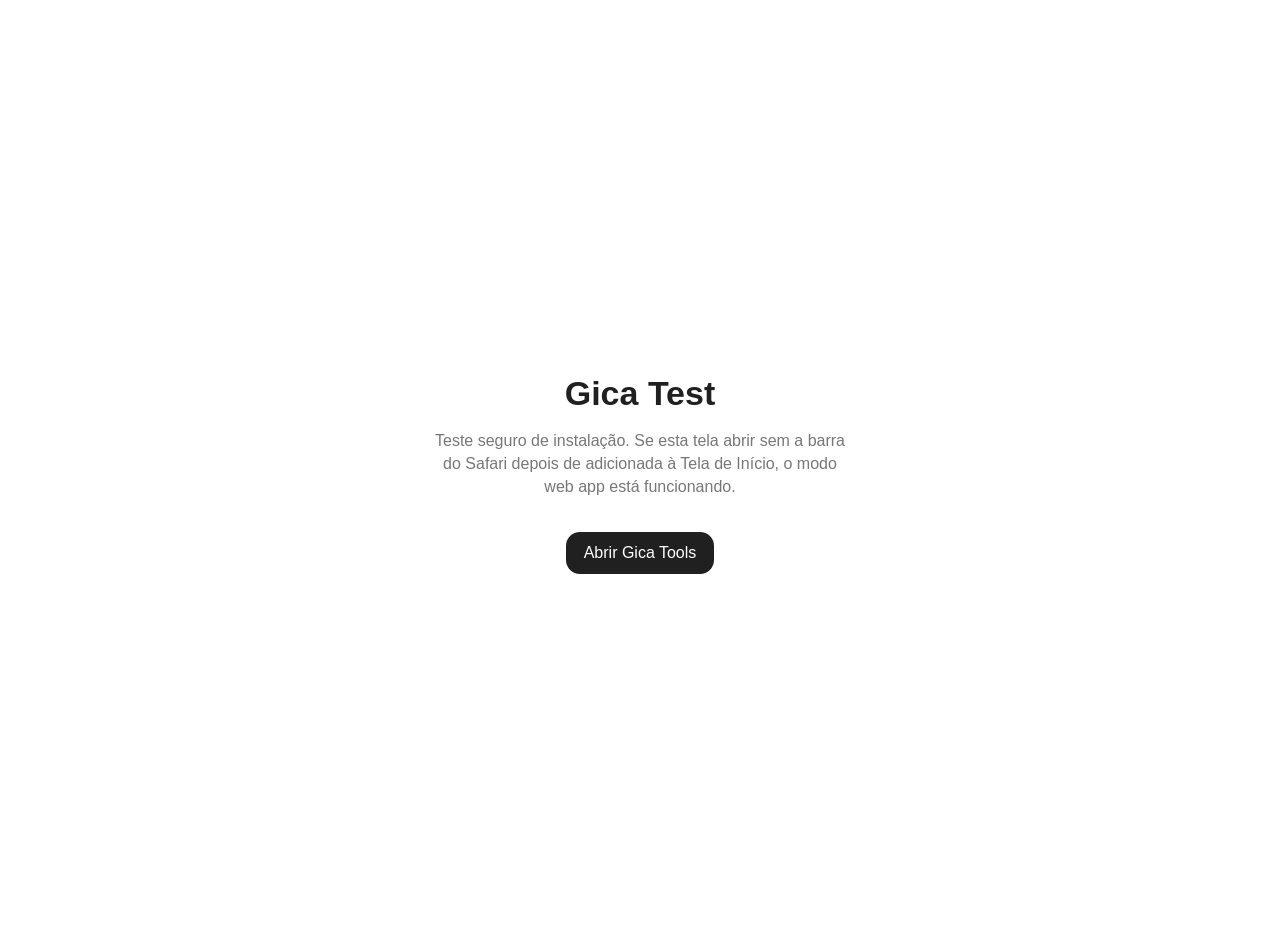
<file: install-test.html>
<!doctype html><html lang="pt-BR"><head><meta charset="utf-8"><meta name="viewport" content="width=device-width,initial-scale=1,viewport-fit=cover"><title>Gica Test</title><meta name="apple-mobile-web-app-status-bar-style" content="default"><meta name="mobile-web-app-capable" content="yes"><meta name="theme-color" content="#ffffff"><style>html,body{margin:0;min-height:100%;background:#fff;color:#202020;font-family:-apple-system,BlinkMacSystemFont,"SF Pro Text","Segoe UI",sans-serif}main{min-height:100vh;display:grid;place-items:center;padding:24px;text-align:center}h1{font-size:34px;margin:0 0 10px}p{color:#777;max-width:420px;line-height:1.45}a{display:inline-block;margin-top:18px;padding:12px 18px;border-radius:14px;background:#202020;color:#fff;text-decoration:none}</style><link rel="manifest" href="/manifest-gica-home-v3.webmanifest"><link rel="apple-touch-icon" sizes="152x152" href="/icons/gica-home-v3-152.png"><link rel="apple-touch-icon" sizes="167x167" href="/icons/gica-home-v3-167.png"><link rel="apple-touch-icon" sizes="180x180" href="/icons/gica-home-v3-180.png"><link rel="icon" type="image/png" href="/icons/gica-home-v3-192.png"><meta name="apple-mobile-web-app-capable" content="yes"><meta name="apple-mobile-web-app-title" content="Gica Tools"></head><body><main><div><h1>Gica Test</h1><p>Teste seguro de instalação. Se esta tela abrir sem a barra do Safari depois de adicionada à Tela de Início, o modo web app está funcionando.</p><a href="/">Abrir Gica Tools</a></div></main></body></html>
</file>
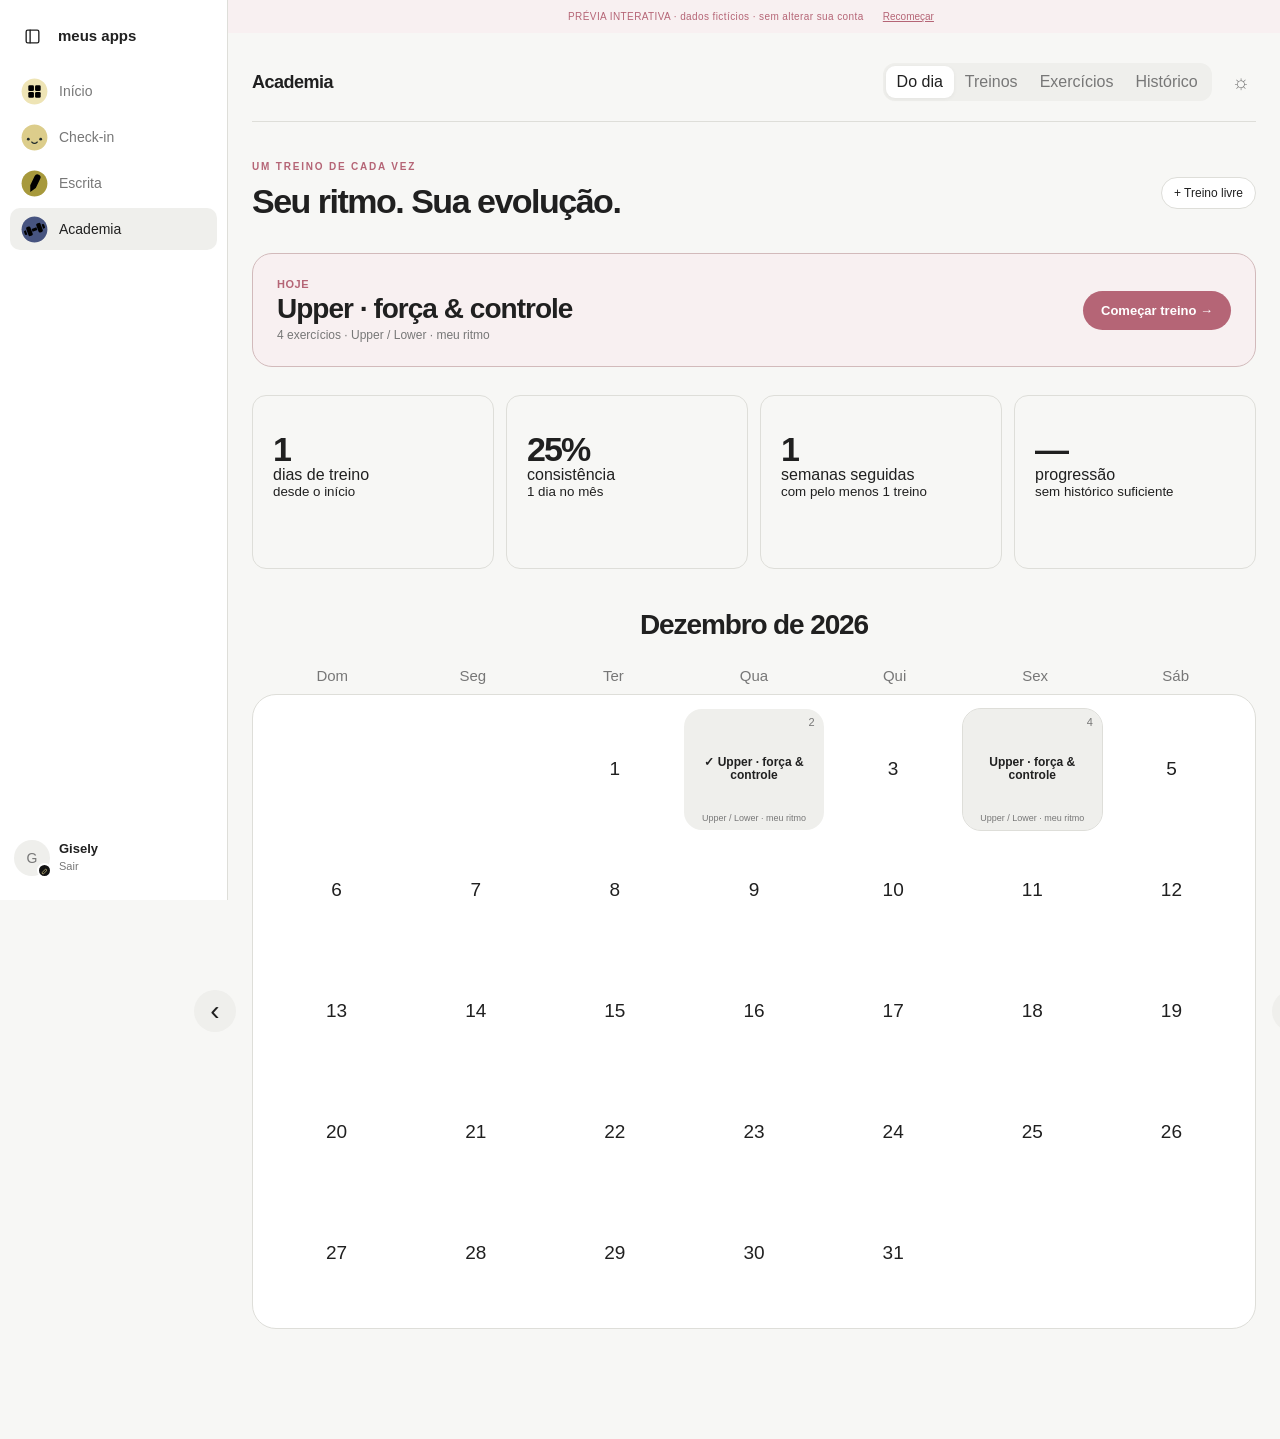
<file: academia/demo.html>
<!doctype html><html lang="pt-BR"><head><meta charset="utf-8"><meta name="viewport" content="width=device-width,initial-scale=1,viewport-fit=cover"><title>Academia · prévia interativa</title><script>document.documentElement.dataset.theme=localStorage.getItem('gi-theme')||(matchMedia('(prefers-color-scheme:dark)').matches?'dark':'light')</script><script src="./demo-data.js"></script><link rel="stylesheet" href="./app.css"><link rel="stylesheet" href="./gym-ui-v2.css"><link rel="stylesheet" href="./workout.css"><link rel="stylesheet" href="../gi-mobile-nav.css"></head><body><div class="demo-banner">PRÉVIA INTERATIVA · dados fictícios · sem alterar sua conta <button onclick="localStorage.removeItem('gica-gym-demo');Object.keys(localStorage).filter(k=>k.startsWith('gica-gym-v3:demo-user:')).forEach(k=>localStorage.removeItem(k));location.reload()">Recomeçar</button></div><main class="app"><header class="app-header"><strong>Academia</strong><div class="right"><div class="view-switch"><button data-view="week" class="active">Semana</button><button data-view="trainings">Treinos</button><button data-view="catalog">Exercícios</button></div><button id="theme" class="theme" aria-label="Alternar tema">☼</button></div></header><section id="week" class="view active"><div class="metric-grid"><div class="metric"><strong id="mTotal">0</strong><span>dias de treino</span><small>desde o início</small></div><div class="metric"><strong id="mMonth">0%</strong><span>consistência</span><small id="mMonthSub">0 dias no mês</small></div><div class="metric"><strong id="mStreak">0</strong><span>semanas seguidas</span><small>com pelo menos 1 treino</small></div><div class="metric"><strong id="mProgress">—</strong><span>progressão</span><small id="mProgressSub">sem histórico suficiente</small></div></div><div class="week-head"><div><small>planejamento flexível</small><h1 id="weekTitle"></h1></div><div class="week-nav"><button id="prevWeek">‹</button><button id="todayWeek">hoje</button><button id="nextWeek">›</button></div></div><div id="weekGrid" class="week-grid"></div></section><section id="trainings" class="view"><div class="section-head"><div><small>estrutura</small><h1>Treinos</h1></div><button id="newTraining" class="primary">+ treino</button></div><div id="trainingList" class="program-list"></div></section><section id="catalog" class="view"><div class="section-head"><div><small>base reutilizável</small><h1>Exercícios</h1></div><button id="newExercise" class="primary">+ exercício</button></div><input id="exerciseSearch" class="search" placeholder="Buscar exercício, músculo ou tipo"><div id="catalogList" class="catalog-list"></div></section></main><div id="sheetPicker" class="modal" hidden><button class="modal-backdrop" data-close="sheetPicker"></button><section class="modal-card small-modal"><div class="modal-head"><div><small id="pickerDate"></small><h2>Escolher ficha</h2></div><button class="close" data-close="sheetPicker">×</button></div><div id="sheetOptions" class="option-list"></div></section></div><div id="sessionModal" class="modal" hidden><button class="modal-backdrop" data-close="sessionModal"></button><section class="modal-card"><div class="modal-head"><div><small id="sessionDate"></small><h2 id="sessionTitle"></h2></div><button class="close" data-close="sessionModal">×</button></div><div id="sessionExercises" class="session-exercises"></div><label class="field"><span>anotação do treino</span><textarea id="sessionNotes" placeholder="Como foi hoje?"></textarea></label><div class="modal-actions split"><button id="unplan" class="soft">trocar ficha</button><button id="saveSession" class="primary">✓ salvar treino</button></div></section></div><div id="trainingModal" class="modal" hidden><button class="modal-backdrop" data-close="trainingModal"></button><section class="modal-card"><div class="modal-head"><div><small>treino</small><h2 id="trainingTitle"></h2></div><button class="close" data-close="trainingModal">×</button></div><div class="subhead"><strong>Fichas</strong><button id="newSheet" class="soft">+ ficha</button></div><div id="sheetList"></div></section></div><div id="sheetModal" class="modal" hidden><button class="modal-backdrop" data-close="sheetModal"></button><section class="modal-card"><div class="modal-head"><div><small>ficha</small><h2 id="sheetTitle"></h2></div><button class="close" data-close="sheetModal">×</button></div><div id="sheetExerciseList"></div><button id="addCatalogExercise" class="soft wide">+ adicionar exercício</button></section></div><div id="exerciseModal" class="modal" hidden><button class="modal-backdrop" data-close="exerciseModal"></button><section class="modal-card exercise-detail-modal"><div class="modal-head exercise-detail-head"><div><small>exercício</small><h2 id="exerciseDetailTitle"></h2></div><div class="detail-actions"><button id="editExercise" class="icon-btn" aria-label="Editar exercício">✎</button><button id="deleteExercise" class="icon-btn danger-icon" aria-label="Excluir exercício"><svg viewBox="0 0 24 24" width="17" height="17" aria-hidden="true"><path d="M4 7h16M9 7V4h6v3m-8 0 1 13h8l1-13M10 11v5m4-5v5" fill="none" stroke="currentColor" stroke-width="1.8" stroke-linecap="round" stroke-linejoin="round"/></svg></button><button class="close" data-close="exerciseModal">×</button></div></div><div id="exerciseDetailImageWrap" class="detail-image-wrap" hidden><img id="exerciseDetailImage" class="detail-image" alt=""></div><div id="exerciseDetailTags" class="tags detail-tags"></div><div id="exerciseDetailEquipment" class="detail-equipment"></div><div class="exercise-stats"><div><strong id="exerciseBest">—</strong><span>melhor carga</span></div><div><strong id="exerciseLast">—</strong><span>última carga</span></div><div><strong id="exerciseAvg">—</strong><span>carga média</span></div></div><div id="exerciseDetailNotes" class="detail-notes" hidden></div></section></div><div id="formModal" class="modal" hidden><button class="modal-backdrop" data-close="formModal"></button><section class="modal-card small-modal"><div class="modal-head"><div><small id="formEyebrow"></small><h2 id="formTitle"></h2></div><button class="close" data-close="formModal">×</button></div><div id="formBody"></div><div class="modal-actions"><button id="formSave" class="primary">salvar</button></div></section></div><script src="./workout-core.js"></script><script src="./app.js"></script><script src="./catalog-type.js"></script><script src="./training-actions.js"></script><script src="./gym-ui-v2.js"></script><script src="./workout.js"></script></body></html>
</file>
<file: academia/app.css>
:root{--bg:#f7f7f5;--surface:#fff;--surface2:#efefec;--text:#202020;--muted:#777;--border:#deded9;--accent:#B57056;--master:#DCCD8A;--pear:#A7993C;--mozart:#475480;--sunburn:#B57056;--copper:#7F3B25}html[data-theme=dark]{--bg:#111;--surface:#181818;--surface2:#202020;--text:#F4EFE5;--muted:#999;--border:#403b35}*{box-sizing:border-box}body{margin:0;background:var(--bg);color:var(--text);font-family:ui-rounded,"SF Pro Rounded","SF Pro Display",ui-sans-serif,-apple-system,BlinkMacSystemFont,"Segoe UI",sans-serif}.app{max-width:980px;margin:auto;padding:max(24px,env(safe-area-inset-top)) 18px 70px}.app-header,.right,.week-head,.section-head,.modal-head,.subhead,.split{display:flex;align-items:center;justify-content:space-between;gap:14px}.app-header{margin-bottom:36px}.view-switch{display:flex;padding:3px;background:var(--surface2);border-radius:999px}.view-switch button{border:0;background:transparent;color:var(--muted);border-radius:999px;padding:7px 11px}.view-switch button.active{background:var(--surface);color:var(--text)}button{font:inherit;cursor:pointer;color:inherit}.theme{border:0;background:transparent;color:var(--muted);font-size:20px}.view{display:none}.view.active{display:block}.metric-grid{display:grid;grid-template-columns:repeat(4,1fr);gap:12px;margin-bottom:20px}.metric{height:174px;background:var(--surface);border:1px solid var(--border);border-radius:18px;padding:20px 20px 17px;display:flex;flex-direction:column;min-width:0}.metric .metric-title{font-size:14px;font-weight:760;line-height:1.1;letter-spacing:-.012em;margin:0}.metric .metric-description{display:block;font-size:10.5px;line-height:1.25;color:var(--muted);margin:6px 0 0;white-space:nowrap;overflow:hidden;text-overflow:ellipsis}.metric>strong{font-family:ui-rounded,"SF Pro Rounded","SF Pro Display",ui-sans-serif,sans-serif;font-size:34px;font-weight:760;line-height:.98;letter-spacing:-.055em;margin-top:17px;font-variant-numeric:tabular-nums}.metric>strong.positive{color:var(--pear)}.metric>strong.negative{color:var(--copper)}.metric .metric-context{display:block;font-size:10px;line-height:1.25;color:var(--muted);margin-top:7px;white-space:nowrap;overflow:hidden;text-overflow:ellipsis}.metric-progress{height:16px;min-height:16px;border-radius:999px;background:var(--surface2);overflow:hidden;margin-top:auto;width:100%}.metric-progress i{display:block;height:100%;width:0;border-radius:inherit;background:var(--master);transition:width .35s ease}.metric-grid .metric:nth-child(1) .metric-progress i{background:var(--master)}.metric-grid .metric:nth-child(2) .metric-progress i{background:var(--pear)}.metric-grid .metric:nth-child(3) .metric-progress i{background:var(--mozart)}.metric-grid .metric:nth-child(4) .metric-progress i{background:var(--sunburn)}.metric-grid .metric:nth-child(5) .metric-progress i{background:var(--copper)}.metric:not(:has(.metric-progress)) .metric-context{margin-top:auto}.metrics-details-toggle{width:100%;border:0;background:transparent;color:var(--muted);padding:8px 0 24px;font-size:12px;font-weight:600;display:flex;align-items:center;justify-content:center;gap:7px}.metrics-details{display:grid;grid-template-columns:1fr 1fr;grid-auto-rows:236px;gap:14px;margin:0 0 36px}.metrics-details[hidden]{display:none}.detail-card{background:var(--surface);border:1px solid var(--border);border-radius:18px;padding:20px;min-height:0;height:236px;overflow:hidden;display:flex;flex-direction:column}.detail-card-head{display:flex;justify-content:space-between;gap:12px;align-items:flex-start;margin-bottom:20px;flex:0 0 auto}.detail-card-head strong{font-size:16px;font-weight:750;letter-spacing:-.018em}.detail-card-head small{display:block;color:var(--muted);font-size:10.5px;line-height:1.35;margin-top:5px}.balance-list{display:flex;flex-direction:column;gap:13px;justify-content:flex-start;min-height:0;overflow:auto;padding:1px 0}.balance-row{display:grid;grid-template-columns:minmax(88px,116px) minmax(110px,1fr) 32px 42px;gap:11px;align-items:center;font-size:12px;min-height:24px}.balance-name{white-space:nowrap;overflow:hidden;text-overflow:ellipsis;font-weight:650}.balance-track{height:22px;background:color-mix(in srgb,var(--surface2) 90%,var(--text));border-radius:999px;overflow:hidden}.balance-track b{display:block;height:100%;border-radius:inherit;min-width:8px;box-shadow:inset 0 0 0 .5px rgba(255,255,255,.12)}.balance-row strong,.balance-row small{text-align:right;font-size:11px;white-space:nowrap;font-variant-numeric:tabular-nums}.balance-row strong{font-weight:750}.balance-row small{color:var(--muted);font-weight:600}.balance-row small.positive{color:var(--pear)}.balance-row small.negative{color:var(--copper)}.strength-empty{flex:1;min-height:0;display:grid;place-items:center;text-align:center;color:var(--muted);font-size:18px;padding:12px}.strength-chart{position:relative;flex:1;min-height:0;width:100%;padding:0 2px 2px}.strength-chart svg{display:block;width:100%;height:100%;overflow:visible}.strength-chart:before,.strength-chart:after{content:"";position:absolute;left:5%;right:5%;border-top:1px solid color-mix(in srgb,var(--border) 55%,transparent);z-index:0}.strength-chart:before{top:30%}.strength-chart:after{top:67%}.strength-chart svg{position:relative;z-index:1}.pr-list{display:flex;flex-direction:column;gap:0;min-height:0;overflow:auto}.pr-row{display:grid;grid-template-columns:9px minmax(0,1fr) auto;align-items:center;gap:11px;padding:10px 0;border-bottom:1px solid var(--surface2)}.pr-row:first-child{padding-top:1px}.pr-row:last-child{border-bottom:0}.pr-dot{width:7px;height:7px;border-radius:50%}.pr-copy{min-width:0}.pr-copy strong{display:block;font-size:13px;font-weight:720;line-height:1.2;white-space:nowrap;overflow:hidden;text-overflow:ellipsis}.pr-copy small{display:block;color:var(--muted);font-size:9.5px;margin-top:3px}.pr-value{font-size:12px;font-weight:700;white-space:nowrap;font-variant-numeric:tabular-nums}.week-head,.section-head{align-items:flex-end;margin:0 0 18px}.week-head h1,.section-head h1{margin:3px 0 0;font-size:32px;letter-spacing:-.04em}.week-head small,.section-head small,.modal-head small{color:var(--muted);font-size:12px}.week-nav{display:flex;gap:5px}.week-nav button,.soft{border:1px solid var(--border);background:var(--surface);border-radius:999px;padding:8px 12px}.week-nav button:first-child,.week-nav button:last-child{width:34px;padding:0;font-size:20px}.week-grid{display:grid;grid-template-columns:repeat(7,1fr);border:1px solid var(--border);border-radius:18px;overflow:hidden;background:var(--surface)}.day-card{min-height:150px;border:0;border-right:1px solid var(--border);background:transparent;padding:13px;text-align:left;display:flex;flex-direction:column;gap:7px}.day-card:last-child{border-right:0}.day-card.today{box-shadow:inset 0 0 0 1.5px var(--accent)}.day-card.done{background:var(--surface2)}.dow,.meta{font-size:11px;color:var(--muted)}.date{font-size:21px;font-weight:650}.workout{margin-top:auto;font-size:13px;font-weight:650}.check{color:var(--accent)}.add-day{margin-top:auto;color:var(--muted);font-size:20px}.primary{border:0;background:var(--accent);color:#F4EFE5;border-radius:999px;padding:10px 16px}.program-list,.catalog-list{display:grid;grid-template-columns:repeat(auto-fit,minmax(240px,1fr));gap:10px}.program-card,.sheet-card{border:1px solid var(--border);background:var(--surface);border-radius:16px;padding:16px;text-align:left}.program-card strong{font-size:17px}.program-card .meta{display:block;margin-top:10px;color:var(--muted);font-size:11px}.catalog-card{border:1px solid var(--border);background:var(--surface);border-radius:16px;padding:12px;text-align:left;display:grid;grid-template-columns:58px 1fr;gap:12px;min-height:116px;transition:border-color .15s,background .15s}.catalog-card:hover{border-color:color-mix(in srgb,var(--border) 45%,var(--text));background:var(--surface2)}.catalog-thumb{width:58px;height:58px;border-radius:12px;overflow:hidden;background:var(--surface2);display:grid;place-items:center;color:var(--muted);font-size:20px}.catalog-thumb img{width:100%;height:100%;object-fit:cover}.catalog-copy{min-width:0}.catalog-card strong{display:block;font-size:16px;line-height:1.25}.catalog-card .meta{display:block;margin-top:9px;color:var(--muted);font-size:11px}.search{width:100%;border:1px solid var(--border);background:var(--surface);color:var(--text);border-radius:14px;padding:12px 14px;margin-bottom:16px}.modal[hidden]{display:none}.modal{position:fixed;inset:0;z-index:2500;display:grid;place-items:center;padding:18px}.modal-backdrop{position:absolute;inset:0;border:0;background:rgba(0,0,0,.58);backdrop-filter:blur(7px)}.modal-card{position:relative;width:min(100%,720px);max-height:90vh;overflow:auto;border:1px solid var(--border);border-radius:24px;background:var(--surface);padding:22px}.small-modal{width:min(100%,520px)}.modal-head{align-items:flex-start;margin-bottom:18px}.modal-head h2{margin:3px 0 0;font-size:28px}.close{width:36px;height:36px;border:0;border-radius:50%;background:var(--surface2);font-size:23px}.session-exercises,.option-list,#sheetList,#sheetExerciseList{display:grid;gap:9px}.exercise-row{border-bottom:1px solid var(--border);padding:12px 2px}.exercise-main{display:grid;grid-template-columns:auto 1fr auto;gap:10px;align-items:center}.donebox{width:20px;height:20px;accent-color:var(--accent)}.exercise-copy strong{display:block;font-size:14px}.exercise-copy span{font-size:11px;color:var(--muted)}.weight-wrap{display:flex;align-items:center;gap:4px;color:var(--muted);font-size:12px}.weight{width:70px;border:1px solid var(--border);background:var(--surface2);color:var(--text);border-radius:10px;padding:8px;text-align:right}.image-toggle{border:0;background:transparent;color:var(--muted);padding:7px 30px 0;font-size:11px}.exercise-image{display:none;width:100%;max-height:280px;object-fit:contain;border-radius:12px;margin-top:9px}.image-open .exercise-image{display:block}.field{display:block;margin-top:14px}.field span,.field label{display:block;font-size:12px;font-weight:600;margin-bottom:6px}.field input,.field select,.field textarea{width:100%;border:1px solid var(--border);background:var(--surface2);color:var(--text);border-radius:12px;padding:11px}.field textarea{min-height:76px;resize:vertical}.modal-actions{display:flex;justify-content:flex-end;margin-top:18px}.option{width:100%;border:1px solid var(--border);background:var(--surface);border-radius:14px;padding:13px;text-align:left}.option small{display:block;color:var(--muted);margin-top:3px}.subhead{margin:8px 0 12px}.sheet-card{display:flex;justify-content:space-between;align-items:center}.wide{width:100%;margin-top:12px}.tags{display:flex;gap:5px;flex-wrap:wrap;margin-top:9px}.tag{background:var(--surface2);border-radius:999px;padding:4px 7px;font-size:10px;color:var(--muted)}.exercise-detail-modal{width:min(100%,620px)}.exercise-detail-head{margin-bottom:16px}.detail-actions{display:flex;align-items:center;gap:7px}.icon-btn{width:36px;height:36px;border:0;border-radius:50%;background:var(--surface2);display:grid;place-items:center;font-size:18px}.danger-icon{color:#d45a5a}.detail-image-wrap{width:100%;aspect-ratio:16/8;border-radius:18px;overflow:hidden;background:var(--surface2);margin:4px 0 16px}.detail-image{width:100%;height:100%;object-fit:contain}.detail-tags{margin:0 0 12px}.detail-equipment{font-size:13px;color:var(--muted);margin-bottom:18px}.exercise-stats{display:grid;grid-template-columns:repeat(3,1fr);gap:8px;margin-top:12px}.exercise-stats>div{background:var(--surface2);border-radius:14px;padding:14px}.exercise-stats strong{display:block;font-size:22px;letter-spacing:-.03em}.exercise-stats span{display:block;color:var(--muted);font-size:11px;margin-top:5px}.detail-notes{margin-top:16px;padding-top:16px;border-top:1px solid var(--border);font-size:13px;line-height:1.5;color:var(--muted)}@media(max-width:820px){.metric-grid{grid-template-columns:repeat(2,1fr)}.metrics-details{grid-template-columns:1fr;grid-auto-rows:236px}.week-grid{grid-template-columns:repeat(2,1fr);border:0;gap:8px;background:transparent}.day-card{border:1px solid var(--border)!important;border-radius:15px;background:var(--surface);min-height:115px}.week-head{align-items:flex-start}.program-list,.catalog-list{grid-template-columns:1fr 1fr}}@media(max-width:560px){.app{padding-left:14px;padding-right:14px}.app-header{align-items:flex-start}.view-switch button{padding:7px 8px;font-size:12px}.metric-grid{gap:8px}.metric{height:164px;padding:17px}.metric .metric-title{font-size:13px}.metric .metric-description{font-size:9.5px}.metric>strong{font-size:30px;margin-top:14px}.metric .metric-context{font-size:9px}.metric-progress{height:13px;min-height:13px}.metrics-details-toggle{padding-bottom:18px}.metrics-details{grid-auto-rows:220px}.detail-card{height:220px;padding:16px}.detail-card-head{margin-bottom:16px}.balance-row{grid-template-columns:74px minmax(65px,1fr) 25px 34px;gap:7px;font-size:10.5px;min-height:22px}.balance-track{height:19px}.week-grid,.program-list,.catalog-list{grid-template-columns:1fr}.day-card{min-height:92px}.modal{padding:8px}.modal-card{padding:16px;border-radius:20px}.exercise-main{grid-template-columns:auto 1fr}.weight-wrap{grid-column:2}.week-head h1,.section-head h1{font-size:29px}.exercise-stats strong{font-size:19px}.catalog-card{grid-template-columns:52px 1fr}.catalog-thumb{width:52px;height:52px}}
</file>
<file: academia/gym-ui-v2.css>
/* Academia v2 — designed for quick use during a workout */
#week{--cal-gap:0}.today-workout-wrap{margin:0 0 28px}.today-workout{width:100%;border:1px solid var(--border);background:var(--surface);border-radius:20px;padding:18px 20px;text-align:left;display:grid;grid-template-columns:1fr auto;gap:3px 16px;align-items:center}.today-workout .today-kicker{grid-column:1;color:var(--accent);font-size:11px;font-weight:650;text-transform:uppercase;letter-spacing:.05em}.today-workout strong{font-size:23px;letter-spacing:-.035em}.today-workout>span:not(.today-kicker){font-size:12px;color:var(--muted)}.today-workout b{grid-column:2;grid-row:1/4;font-size:13px;font-weight:600;color:var(--accent)}.today-workout.completed{background:var(--surface2)}.today-workout.empty .today-kicker,.today-workout.empty b{color:var(--muted)}
.week-head{display:block;margin:0 0 26px;text-align:center}.week-head>div:first-child small{display:none}.week-head h1{margin:0;font-size:38px;letter-spacing:-.04em}.week-nav{display:none!important}
.week-grid{display:block;border:0!important;border-radius:0!important;overflow:visible!important;background:transparent!important;padding:0!important}.cal-weekdays{display:grid;grid-template-columns:repeat(7,1fr);text-align:center;color:var(--muted);font-size:15px;margin-bottom:10px;padding:0 10px;background:transparent}.cal-weekdays span{padding:0;color:inherit;font-size:inherit;text-transform:none}.calendar-shell{position:relative}.month-days{display:grid;grid-template-columns:repeat(7,1fr);text-align:center;background:var(--surface);border:1px solid var(--border);border-radius:24px;padding:14px;min-height:520px;box-shadow:0 10px 30px rgba(0,0,0,.06)}html[data-theme=dark] .month-days{box-shadow:none}.month-day{position:relative;aspect-ratio:1;border:0;background:transparent;border-radius:18px;font-size:19px;display:grid;place-items:center;min-width:0;padding:0;overflow:hidden;transition:background .15s,outline-color .15s}.month-day:hover{background:var(--surface2)}.month-day.outside{opacity:0;pointer-events:none}.month-day.today{outline:1px solid var(--border)}.month-day.done,.month-day.has-workout{background:var(--surface2)}.month-day.has-workout{cursor:pointer}.month-day.has-workout:hover{outline:1px solid var(--accent)}.month-date{position:absolute;right:9px;top:7px;font-size:11px;color:var(--muted);font-weight:400}.month-day:not(.has-workout) .month-date{position:static;color:var(--text);font-size:19px}.month-sheet{font-size:12px;font-weight:650;line-height:1.15;max-width:86%;text-align:center;display:block}.month-training{position:absolute;left:8px;right:8px;bottom:7px;font-size:9px;color:var(--muted);white-space:nowrap;overflow:hidden;text-overflow:ellipsis}.month-arrow{position:absolute;top:50%;transform:translateY(-50%);width:42px;height:42px;border:0;border-radius:50%;background:var(--surface2);font-size:28px;display:grid;place-items:center;z-index:2}.month-arrow.prev{left:-58px}.month-arrow.next{right:-58px}
#sessionModal .modal-card{width:min(100%,660px);padding:20px}.session-progress{margin:0 0 16px}.session-progress>div:first-child{display:flex;align-items:baseline;gap:4px;font-size:12px;color:var(--muted)}.session-progress strong{font-size:14px;color:var(--text)}.progress-track{height:4px;background:var(--surface2);border-radius:99px;overflow:hidden;margin-top:8px}.progress-track i{display:block;height:100%;background:var(--accent);border-radius:99px;transition:width .2s}.session-exercises{gap:8px}.workout-exercise{border:1px solid var(--border);background:var(--surface);border-radius:16px;overflow:hidden;transition:border-color .15s,background .15s}.workout-exercise.is-done{background:var(--surface2)}.workout-summary{width:100%;border:0;background:transparent;padding:11px;display:grid;grid-template-columns:auto 46px 1fr auto;gap:10px;align-items:center;text-align:left}.workout-summary .donebox{width:21px;height:21px}.workout-thumb{width:46px;height:46px;border-radius:10px;background:var(--surface2);display:grid;place-items:center;overflow:hidden;color:var(--muted)}.workout-thumb img{width:100%;height:100%;object-fit:cover}.workout-copy{min-width:0}.workout-copy strong{display:block;font-size:14px;line-height:1.25}.workout-copy small{display:block;color:var(--muted);font-size:11px;margin-top:4px}.chevron{color:var(--muted);font-size:17px;transition:transform .15s}.workout-exercise.expanded .chevron{transform:rotate(180deg)}.workout-detail{display:none;padding:0 12px 12px}.workout-exercise.expanded .workout-detail{display:block}.workout-prescription{display:grid;grid-template-columns:repeat(3,1fr);gap:6px;padding-top:11px;border-top:1px solid var(--border)}.workout-prescription>span{background:var(--surface2);border-radius:11px;padding:10px}.workout-prescription b,.workout-prescription small{display:block}.workout-prescription b{font-size:13px}.workout-prescription small{font-size:9px;color:var(--muted);margin-top:3px}.today-load{display:flex;align-items:center;justify-content:space-between;gap:12px;margin-top:10px;padding:10px 12px;border:1px solid var(--border);border-radius:12px}.today-load>label{font-size:11px;color:var(--muted)}.today-load>div{display:flex;align-items:center;gap:5px}.today-load .weight{width:58px;padding:7px}.load-step{width:30px;height:30px;border:1px solid var(--border);border-radius:9px;background:var(--surface2);font-size:18px;line-height:1}.today-load span{font-size:11px;color:var(--muted)}.movement-image{margin-top:10px;border-radius:12px;overflow:hidden;background:var(--surface2);max-height:240px}.movement-image img{display:block;width:100%;max-height:240px;object-fit:contain}.finish-exercise{width:100%;margin-top:10px;border:0;border-radius:11px;padding:10px;background:var(--surface2);color:var(--text);font-weight:600}.is-done .finish-exercise{color:var(--accent)}
@media(max-width:900px){.month-arrow.prev{left:-10px}.month-arrow.next{right:-10px}}
@media(max-width:700px){.week-head h1{font-size:34px}.cal-weekdays{font-size:13px}.month-days{min-height:430px;padding:8px}.month-day{font-size:17px;border-radius:14px}.month-day:not(.has-workout) .month-date{font-size:17px}.month-sheet{font-size:10px}.month-training{display:none}.today-workout-wrap{margin-bottom:20px}}
@media(max-width:560px){.app-header{margin-bottom:22px}.metric-grid{display:none}.today-workout{padding:15px;border-radius:17px}.today-workout strong{font-size:19px}.today-workout b{font-size:11px}.week-head{margin:24px 0 18px}.week-head h1{font-size:30px}.cal-weekdays{font-size:11px;padding:0 4px}.month-days{min-height:360px;padding:6px}.month-day{border-radius:12px}.month-day:not(.has-workout) .month-date{font-size:15px}.month-date{right:6px;top:5px;font-size:9px}.month-sheet{font-size:8px;max-width:92%}.month-arrow{width:36px;height:36px;font-size:24px}.month-arrow.prev{left:-6px}.month-arrow.next{right:-6px}.workout-summary{grid-template-columns:auto 42px 1fr auto;padding:10px 9px;gap:8px}.workout-thumb{width:42px;height:42px}.workout-copy strong{font-size:13px}.workout-prescription b{font-size:12px}.today-load{align-items:flex-start;flex-direction:column}.today-load>div{width:100%;justify-content:flex-end}#sessionModal .modal-card{padding:15px}}
</file>
<file: academia/workout.css>
:root{--accent:#b56576;--good:#3b8c73;--accent-wash:color-mix(in srgb,var(--accent) 10%,var(--surface))}.app{max-width:1040px;padding-bottom:110px}.app-header{padding:6px 0 20px;border-bottom:1px solid var(--border);margin-bottom:34px}.app-header>strong{font-size:18px;letter-spacing:-.5px}.gym-intro{display:flex;align-items:center;justify-content:space-between;gap:14px;margin-bottom:24px}.gym-intro small{font-size:10px;font-weight:650;letter-spacing:1.8px;color:var(--accent)}.gym-intro h1{font-size:34px;font-weight:600;letter-spacing:-1.5px;margin:8px 0}.gym-intro .soft{font-size:12px;white-space:nowrap}.today-workout{border-color:color-mix(in srgb,var(--accent) 30%,var(--border));background:var(--accent-wash);padding:24px;border-radius:20px}.today-workout strong{font-size:28px}.today-workout b{padding:12px 18px;background:var(--accent);color:white;border-radius:999px}.today-workout.empty b{color:white}.metric-grid{margin:24px 0 40px}.metric{min-height:108px;background:transparent;border-radius:14px}.month-days{min-height:400px;box-shadow:none}.month-day{aspect-ratio:1.15}.month-sheet{max-height:42px;overflow:hidden}.week-head h1{font-size:28px}.app-header .view-switch{border-radius:12px}.view-switch button{border-radius:9px}.view-switch button.active{box-shadow:0 1px 4px #0000000d}.modal-card{box-shadow:0 20px 90px #0002}.modal-head h2{letter-spacing:-1px}#sessionModal .modal-card{width:min(100%,760px);max-height:94dvh;padding:24px}.workout-session .modal-head{position:sticky;top:-24px;background:var(--surface);padding:12px 0;z-index:2}.workout-dashboard{display:grid;grid-template-columns:repeat(3,1fr);margin:6px 0 16px;gap:8px}.workout-dashboard>div{display:flex;flex-direction:column;gap:7px}.workout-dashboard small{font-size:9px;letter-spacing:1.3px;color:var(--muted)}.workout-dashboard strong{font-size:24px;font-variant-numeric:tabular-nums;font-weight:600}.workout-dashboard em{font-style:normal;font-weight:400;font-size:13px;color:var(--muted)}.session-exercises{display:block}.session-exercises>.progress-track{margin-bottom:20px}.lift-card{margin-top:16px;border:1px solid var(--border);border-radius:17px;padding:16px;scroll-margin-top:100px}.lift-card.grouped{border-left:3px solid var(--accent)}.lift-head{display:flex;align-items:center;gap:12px;margin-bottom:16px}.lift-head>div{flex:1;min-width:0}.lift-head h3{margin:0 0 5px;font-size:16px;letter-spacing:-.4px}.lift-thumb{width:43px;height:43px;border-radius:12px;object-fit:cover;background:var(--surface2);flex:none}.lift-thumb.placeholder{display:grid;place-items:center;color:var(--accent);font-size:24px}.text-button{border:0;background:none;color:var(--muted);font-size:11px;padding:0;min-height:28px}.text-button:hover{color:var(--accent)}.superset-label{font-size:9px;color:var(--accent);font-weight:700;letter-spacing:1px;margin:0 0 14px}.superset-label span{font-weight:400;letter-spacing:0}.set-head,.set-line{display:grid;grid-template-columns:38px 1fr minmax(55px,90px) minmax(55px,90px) 40px;gap:10px;align-items:center;text-align:center}.set-head{font-size:9px;letter-spacing:1px;color:var(--muted);padding:0 0 7px}.set-line{padding:5px 0;min-height:46px;border-radius:9px;font-size:13px}.set-index{font-weight:650;font-variant-numeric:tabular-nums}.set-previous{font-size:11px;color:var(--muted)}.set-line input{width:100%;height:37px;min-width:0;border:1px solid transparent;border-radius:8px;background:var(--surface2);color:var(--text);font:inherit;text-align:center;font-variant-numeric:tabular-nums;padding:5px;appearance:textfield}.set-line input::-webkit-inner-spin-button{appearance:none}.set-line input:focus{outline:2px solid var(--accent)}.set-line input:disabled{opacity:1;color:var(--text);-webkit-text-fill-color:var(--text)}.set-check{border:0;background:var(--surface2);height:37px;width:40px;border-radius:8px;font-size:21px;color:var(--muted)}.set-done{background:color-mix(in srgb,var(--good) 7%,transparent)}.set-done .set-check{background:var(--good);color:white}.set-done input{background:transparent}.set-type-label{display:flex;align-items:center;justify-content:space-between;margin-top:5px}.set-type-label .text-button{font-size:10px;min-height:24px}.remove-set{font-size:17px;border:0;background:none;color:var(--muted);width:35px}.drop-line .set-index{color:var(--accent);font-size:11px}.drop-line{background:var(--accent-wash)}.add-drop{display:block;margin:6px 0 10px 44px;color:var(--accent);font-size:11px;border:0;background:none;min-height:30px}.add-set{width:100%;margin-top:10px;padding:10px;border:0;background:var(--surface2);color:var(--accent);border-radius:10px;font-size:12px;font-weight:600}.lift-note{padding:8px 0 0;font-size:12px;line-height:1.5;color:var(--muted)}.rest-timer{position:sticky;top:72px;z-index:3;border:1px solid var(--accent);border-radius:13px;background:var(--surface);padding:12px;display:flex;align-items:center;gap:12px;margin-bottom:12px;box-shadow:0 4px 25px #0001}.rest-timer[hidden]{display:none}.rest-timer>span{font-size:11px;flex:1;color:var(--accent)}.rest-timer strong{font-size:24px;font-variant-numeric:tabular-nums}.rest-timer>div{display:flex;gap:5px}.rest-timer button{border:1px solid var(--border);border-radius:8px;background:var(--surface2);padding:7px;font-size:11px}.save-state{font:inherit;font-size:11px;border:0;background:transparent;color:var(--muted);padding:18px 0 0;line-height:1.6;text-align:left}.save-state[data-state=error]{color:#c36b39}.save-state[data-state=saved]{color:var(--good)}.workout-session>.modal-actions{position:sticky;bottom:-24px;z-index:3;background:var(--surface);padding:16px 0 20px;margin-bottom:-20px;border-top:1px solid var(--border)}.finished-banner{border-radius:12px;background:var(--accent-wash);padding:14px;font-size:12px;line-height:1.6;margin-bottom:10px}.gym-toast{position:fixed;bottom:calc(80px + env(safe-area-inset-bottom));left:50%;transform:translateX(-50%);background:var(--text);color:var(--bg);border-radius:12px;padding:13px 20px;z-index:6000;font-size:13px;box-shadow:0 6px 30px #0003;width:max-content;max-width:calc(100vw - 32px);text-align:center}.gym-toast[hidden]{display:none}.history-card{display:flex;align-items:center;gap:20px;padding:22px 18px;width:100%;border:1px solid var(--border);border-radius:16px;background:var(--surface);text-align:left;margin-bottom:10px}.history-card>span:nth-child(2){flex:1}.history-date{font-size:12px;color:var(--accent);width:55px}.history-card b{display:block;font-size:16px}.history-card small{display:block;color:var(--muted);font-size:12px;margin-top:5px}.routine-name{border:0;background:transparent;color:var(--text);font:inherit;width:100%;max-width:100%}.editor-hint{font-size:12px;line-height:1.6;color:var(--muted);margin:0 0 16px}.routine-exercise{border:1px solid var(--border);border-radius:14px;padding:16px}.routine-head{display:flex;align-items:center;gap:8px}.routine-head>div:first-child{flex:1}.routine-head small{font-size:9px;color:var(--accent);letter-spacing:1px}.routine-head h3{font-size:15px;margin:5px 0 14px}.routine-order{display:flex}.routine-order button,.routine-set>button{border:0;background:none;font-size:18px;color:var(--muted);width:30px;height:36px}.routine-settings{display:grid;grid-template-columns:100px 1fr;gap:12px;margin-bottom:12px}.routine-settings label{font-size:10px;color:var(--muted)}.routine-settings input,.routine-settings select,.routine-set input,.routine-set select{display:block;width:100%;min-width:0;padding:9px;border:1px solid var(--border);background:var(--surface2);color:var(--text);border-radius:8px;margin-top:4px;font:inherit;font-size:12px}.routine-set{display:grid;grid-template-columns:24px 1fr 80px 28px;gap:6px;align-items:center;margin:4px 0}.routine-set>b{font-size:12px;text-align:center}.routine-drops{grid-column:2/4;display:flex;align-items:center;justify-content:space-between;font-size:11px;color:var(--accent);gap:10px}.routine-drops input{width:60px}.routine-actions{gap:8px;position:sticky;bottom:-22px;background:var(--surface);padding:14px 0}.routine-empty{padding:40px 20px;border:1px dashed var(--border);border-radius:16px;text-align:center;font-size:14px;color:var(--muted);line-height:1.8}.type-picker,.pick-list{display:grid;gap:6px}.type-picker label,.pick-list label{display:flex;align-items:center;gap:10px;padding:13px;border:1px solid var(--border);border-radius:12px;cursor:pointer}.pick-list label[hidden]{display:none}.type-picker input,.pick-list input{accent-color:var(--accent);width:18px;height:18px}.type-picker small,.pick-list small{display:block;font-size:11px;color:var(--muted);margin-top:4px}.pick-list{max-height:45dvh;overflow:auto}.pick-list b{font-size:13px}.exercise-menu-actions{display:flex;gap:6px;flex-wrap:wrap;margin-top:18px}.exercise-history-row{padding:12px 0;border-bottom:1px solid var(--border);display:flex;gap:15px;font-size:12px;line-height:1.5}.exercise-history-row small{color:var(--muted);white-space:nowrap}.load-error{padding:20px;border:1px solid var(--accent);border-radius:16px;margin-bottom:20px}.load-error p{font-size:13px;color:var(--muted)}button:disabled{cursor:default;opacity:.5}button:focus-visible,a:focus-visible{outline:2px solid var(--accent);outline-offset:3px}
@media(max-width:600px){.app-header{flex-wrap:wrap;gap:14px;margin-bottom:24px}.app-header>.right{width:100%;gap:8px}.view-switch{flex:1;justify-content:space-between}.view-switch button{min-height:36px;padding:7px 10px}.gym-intro{align-items:flex-start}.gym-intro h1{font-size:27px;max-width:210px;letter-spacing:-1px}.gym-intro small{font-size:8px}.gym-intro .soft{padding:9px}.today-workout{padding:18px;grid-template-columns:1fr}.today-workout b{grid-column:1;grid-row:auto;justify-self:start;font-size:12px;margin-top:12px;padding:9px 14px}.today-workout strong{font-size:24px}.metric-grid{gap:8px;margin-bottom:30px}.metric{min-height:100px}.month-days{min-height:280px;padding:8px;border-radius:18px}.month-day{border-radius:9px;min-height:46px;aspect-ratio:1}.month-date{right:4px;top:3px;font-size:8px}.month-sheet{font-size:8px;margin-top:6px}.month-training{display:none}.cal-weekdays{font-size:11px}.week-head{margin-bottom:16px}.week-head h1{font-size:23px}.month-arrow{width:30px;height:30px;font-size:22px}.month-arrow.prev{left:-11px}.month-arrow.next{right:-11px}#sessionModal{padding:0;align-items:end}#sessionModal .modal-card{border-radius:20px 20px 0 0;max-height:97dvh;padding:18px 14px calc(24px + env(safe-area-inset-bottom))}.workout-session .modal-head{top:-18px;padding:8px 0 12px}.workout-session .modal-head h2{font-size:24px}.workout-dashboard strong{font-size:21px}.lift-card{padding:12px 8px}.lift-head{padding:0 4px;gap:9px}.lift-head h3{font-size:14px}.set-head,.set-line{grid-template-columns:28px minmax(45px,1fr) minmax(48px,68px) minmax(48px,68px) 36px;gap:5px}.set-check{width:36px}.set-previous{font-size:10px}.set-head{font-size:8px;letter-spacing:.3px}.superset-label{font-size:8px;letter-spacing:.5px;padding-left:4px}.superset-label span{letter-spacing:0}.rest-timer{top:65px;gap:7px;padding:10px 8px;flex-wrap:wrap}.rest-timer strong{font-size:22px}.rest-timer button{padding:7px 5px;font-size:10px}.workout-session>.modal-actions{bottom:calc(-24px - env(safe-area-inset-bottom));padding-bottom:calc(16px + env(safe-area-inset-bottom))}.history-card{gap:12px;padding:18px 12px}.history-card small{font-size:10px}.routine-settings{grid-template-columns:90px 1fr}.routine-exercise{padding:12px}.routine-set{grid-template-columns:20px 1fr 65px 24px}.routine-set input,.routine-set select{font-size:11px}.exercise-history-row{display:block}.exercise-history-row small{display:block;margin-bottom:5px}}
@media(prefers-reduced-motion:reduce){*{scroll-behavior:auto!important;transition:none!important}}
.demo-banner{padding:10px 16px;background:var(--accent-wash);color:var(--accent);text-align:center;font-size:10px;letter-spacing:.4px}.demo-banner button{font:inherit;margin-left:10px;border:0;background:transparent;color:inherit;text-decoration:underline;cursor:pointer}

@media(max-width:560px){.metric-grid{display:grid;grid-template-columns:repeat(2,1fr)}.metric{min-height:90px}.metric strong{font-size:23px}.metric span{font-size:11px}.metric small{font-size:10px}}

/* Avoid iOS focus/double-tap zoom while retaining pinch-to-zoom accessibility. */
button,input,select,textarea,a{touch-action:manipulation}
@media(hover:none),(pointer:coarse){
  .set-line input,.field input,.field select,.field textarea,.routine-settings input,.routine-settings select,.routine-set input,.routine-set select,.routine-name,.search{font-size:16px!important}
}
/* Compact exercise ledger: one aligned line per set, swipe to reveal delete. */
#sessionModal .modal-card{width:min(100%,740px)}
.lift-card{border:0;border-radius:0;padding:22px 0 18px;margin-top:0;border-bottom:1px solid var(--border);overflow:visible}
.lift-card.grouped{border-left:0}
.superset-label{border-left:3px solid var(--accent);padding:4px 10px;margin-bottom:12px}
.lift-head{margin-bottom:20px;padding:0;gap:12px}
.lift-head h3{font-size:17px;color:var(--accent);line-height:1.35;margin-bottom:8px}
.lift-thumb{width:48px;height:48px;border-radius:50%}
.lift-head .icon-btn{background:transparent;font-size:24px;flex:none}
.lift-tools{display:flex;flex-wrap:wrap;gap:7px;align-items:center}
.rest-chip,.note-chip{border:0;border-radius:8px;background:var(--surface2);color:var(--muted);font:inherit;font-size:12px;min-height:34px;padding:7px 10px;touch-action:manipulation}
.note-chip{color:var(--text)}
.lift-note{margin:0 0 16px;padding:0;font-size:13px;line-height:1.6}
.set-head,.set-line{grid-template-columns:44px minmax(60px,1fr) minmax(54px,90px) minmax(54px,90px) 44px;gap:10px}
.set-head{font-size:10px;letter-spacing:.5px;padding:0 0 10px}
.set-block{margin:0}
.set-swipe{position:relative;overflow:hidden;border-radius:10px;margin-bottom:8px;outline-offset:2px}
.set-line{position:relative;z-index:1;min-height:48px;padding:0;background:var(--surface);border-radius:0;transition:transform .18s ease;touch-action:pan-y pinch-zoom;will-change:auto}
.set-swipe.is-dragging .set-line{transition:none;user-select:none}
.set-index{display:flex;align-items:center;justify-content:center;gap:2px;position:relative;min-width:0;width:44px;height:44px;border:0;border-radius:9px;background:var(--surface2);color:var(--text);font:inherit;font-size:15px;font-weight:600;touch-action:pan-y pinch-zoom}
.set-index small{font-size:8px;color:var(--accent);position:absolute;right:4px;bottom:2px}
.set-index-warmup{color:#c89e31}.set-index-failure,.set-index-drop{color:var(--accent)}
.set-previous{font-size:12px;line-height:1.3;font-variant-numeric:tabular-nums;overflow:hidden;text-overflow:ellipsis;white-space:nowrap}
.set-line input{height:44px;background:var(--surface);border:1px solid var(--border);border-radius:9px;font-size:16px;text-align:center;padding:6px 3px}
.set-check{width:44px;height:44px;border-radius:9px;background:var(--surface2);color:var(--muted);font-size:22px;opacity:1!important}
.set-done{background:var(--surface)}.set-done input{background:color-mix(in srgb,var(--good) 8%,var(--surface));border-color:color-mix(in srgb,var(--good) 30%,var(--border))}
.set-done .set-check{color:white;background:var(--good)}
.drop-line{background:var(--surface)}.drop-line .set-index{font-size:11px;background:var(--accent-wash)}
.set-delete{position:absolute;inset:0 0 0 auto;width:88px;border:0;border-radius:0;background:#dc4740;color:#fff;font:inherit;font-size:13px;font-weight:600;visibility:hidden;touch-action:manipulation}
.set-swipe.is-open .set-delete,.set-swipe.is-dragging .set-delete{visibility:visible}
.set-swipe.read-only .set-line{transform:none!important}
.add-set{padding:13px;border-radius:10px;font-size:13px;margin-top:8px;min-height:44px}
.add-drop{margin:0 0 8px 48px;padding:5px 8px;min-height:32px}
.undo-series{border:0;background:transparent;color:inherit;font:inherit;font-weight:650;text-decoration:underline;padding:5px 0 5px 16px;touch-action:manipulation}
@media(max-width:600px){
  #sessionModal .modal-card{padding-left:16px;padding-right:16px}
  .lift-card{padding:22px 0 18px}.lift-head{padding:0;gap:10px}
  .lift-head h3{font-size:16px}.lift-thumb{width:44px;height:44px}
  .set-head,.set-line{grid-template-columns:40px minmax(48px,1fr) minmax(48px,64px) minmax(48px,64px) 40px;gap:7px}
  .set-index{width:40px}.set-check{width:40px}.set-head{font-size:9px;letter-spacing:0}.set-previous{font-size:11px}
}
@media(max-width:350px){
  #sessionModal .modal-card{padding-left:12px;padding-right:12px}
  .set-head,.set-line{grid-template-columns:36px minmax(42px,1fr) 48px 48px 36px;gap:5px}
  .set-index,.set-check{width:36px}.set-previous{font-size:10px}
}
@media(prefers-reduced-motion:reduce){.set-line{transition:none}}

.workout-session>.modal-actions{display:grid;grid-template-columns:1fr auto;gap:8px;align-items:center}
.workout-session>.modal-actions>button:first-of-type{justify-self:start}
.workout-session>.modal-actions>.rest-timer{grid-column:1/-1;position:static;margin:0 0 6px;box-shadow:none;border:0;background:var(--surface2);border-radius:10px;padding:10px 12px;gap:10px}
.workout-session>.modal-actions>.rest-timer>span{font-size:11px}
.workout-session>.modal-actions>.rest-timer button{min-height:36px;padding:7px 8px}
@media(max-width:350px){.workout-session>.modal-actions>.rest-timer{padding:8px;gap:5px}.workout-session>.modal-actions>.rest-timer button{padding:7px 5px}}

.set-reference{display:flex;flex-direction:column;align-items:center;justify-content:center;min-width:0;gap:3px;line-height:1.25}
.set-reference .set-previous{max-width:100%}
.set-target{display:block;max-width:100%;font-size:9px;color:var(--muted);overflow:hidden;text-overflow:ellipsis;white-space:nowrap}
@media(max-width:350px){.set-target{font-size:8px}}


/* Sheet actions stay visible on narrow screens, including empty sheets. */
.routine-name-label{display:block}.routine-name-label small{display:block;font-size:11px;font-weight:400;color:var(--muted);margin-bottom:6px}.routine-actions{flex-wrap:wrap}.routine-actions #deleteRoutine{margin-right:auto;min-width:44px;min-height:44px}.session-head-actions{flex-wrap:wrap}

/* Equal-size actions, without a wide text button squeezing the session title. */
#sessionModal .modal-head{align-items:flex-start;gap:12px;flex-wrap:wrap}
#sessionModal .modal-head>div:first-child{flex:1 1 160px;min-width:0}
#sessionModal .session-head-actions{display:flex;flex:0 0 auto;gap:6px;flex-wrap:nowrap;align-items:center}
#sessionModal .session-head-actions button{width:36px;height:36px;min-width:36px;min-height:36px;padding:0;display:inline-flex;align-items:center;justify-content:center;border-radius:50%;flex:0 0 36px}
#sessionModal .session-head-actions button[hidden]{display:none}
#sessionModal .session-head-actions svg{width:18px;height:18px}
.activity-summary{padding:24px 0}.activity-summary h3{margin:0 0 8px}.activity-summary p{color:var(--muted);font-size:14px;line-height:1.6}

/* Explicit manual duration control; no automatic clock on opening a plan. */
#workoutTimerToggle{display:inline-flex;align-items:center;justify-content:center;gap:5px;width:auto;min-width:0;height:32px;padding:0 9px;border-radius:999px;line-height:1;font-size:11px;font-weight:500}
#workoutTimerToggle svg{position:static;inset:auto;transform:none;flex:0 0 12px;width:12px;height:12px}
#workoutTimerToggle:disabled{display:none}
.workout-duration-row{flex-wrap:wrap;gap:6px}

#workoutTimerToggle[hidden]{display:none!important}

/* Compact circular pause/resume; accessible name remains on the button. */
#workoutTimerToggle{width:30px;height:30px;min-width:30px;min-height:30px;padding:0;border-radius:50%;flex:0 0 30px;gap:0}
#workoutTimerToggle .timer-label{display:none}
</file>
<file: gi-mobile-nav.css>
@media (max-width:760px){
  :root{--gi-mobile-nav-height:58px}
  html body.gi-has-nav,html body.gi-nav-collapsed{padding-left:0!important;padding-bottom:calc(var(--gi-mobile-nav-height) + env(safe-area-inset-bottom))!important}
  #giNav.gi-nav,#giNav.gi-nav.collapsed{position:fixed!important;left:0!important;right:0!important;top:auto!important;bottom:0!important;inset:auto 0 0 0!important;width:100%!important;height:calc(var(--gi-mobile-nav-height) + env(safe-area-inset-bottom))!important;transform:none!important;padding:0 8px env(safe-area-inset-bottom)!important;border-right:0!important;border-top:1px solid var(--gi-nav-border)!important;box-shadow:0 -6px 24px rgba(0,0,0,.08)!important;display:flex!important;flex-direction:row!important;align-items:center!important;justify-content:center!important;background:var(--gi-nav-bg)!important;box-sizing:border-box!important}
  #giNav .gi-nav-top,#giNav .gi-collapse,#giNav .gi-nav-brand,#giNav .gi-label,#giNav .gi-nav-mobile{display:none!important}
  #giNav .gi-nav-links{width:auto!important;min-width:0!important;flex:1 1 auto!important;height:var(--gi-mobile-nav-height)!important;display:grid!important;grid-template-columns:repeat(4,minmax(0,1fr))!important;gap:2px!important;align-items:center!important}
  #giNav .gi-nav-link{height:46px!important;min-width:0!important;padding:0!important;border-radius:12px!important;display:flex!important;align-items:center!important;justify-content:center!important;color:var(--gi-nav-muted)!important}
  #giNav .gi-nav-link:hover{background:transparent!important}
  #giNav .gi-nav-link.active{background:var(--gi-nav-active)!important;color:var(--gi-nav-text)!important}
  #giNav .gi-nav-footer{display:flex!important;margin:0!important;padding:0!important;width:48px!important;height:var(--gi-mobile-nav-height)!important;justify-content:center!important;align-items:center!important;flex:0 0 48px!important;position:relative!important}
  #giNav .gi-avatar-edit{width:31px!important;height:31px!important;flex:0 0 31px!important;background:transparent!important}
  #giNav .gi-avatar-edit img{width:31px!important;height:31px!important}
  #giNav .gi-avatar-pencil,#giNav .gi-profile-copy{display:none!important}
  #giNav .gi-account-pop{left:auto!important;right:0!important;bottom:54px!important}
}
#giNav .gi-nav-icon{width:27px!important;height:27px!important;flex:0 0 27px!important;border-radius:8px!important;position:relative!important;overflow:hidden!important;box-shadow:none!important;background-color:#000!important;background-position:center!important;background-size:cover!important;background-repeat:no-repeat!important}
#giNav .gi-nav-icon svg,#giNav .gi-nav-icon:before,#giNav .gi-nav-icon:after{display:none!important}
#giNav .gi-nav-link[href="/"] .gi-nav-icon{background-image:url('[data-uri]')!important}



@media(max-width:760px){#giNav .gi-nav-icon{width:27px!important;height:27px!important;flex-basis:27px!important}}

.icon.escrita>svg{display:none!important}

/* Shared Academia artwork, centered consistently across all modules. */
#giNav .gi-nav-link[href="/academia/"] .gi-nav-icon,.icon.academia{background:#000 url('/assets/academia-dumbbell-v2.png') center / 75% 75% no-repeat!important}
.icon.academia>svg{display:none!important}

/* Shared Check-in artwork for sidebar and home. */
#giNav .gi-nav-link[href="/check-in-diario/"] .gi-nav-icon,.icon.checkin{background:#000 url('/assets/checkin-smile-v3.png') center / 75% 75% no-repeat!important}
.icon.checkin>svg{display:none!important}

/* Approved, validated pen artwork; shared by every module. */
#giNav .gi-nav-link[href="/escrita-diaria/"] .gi-nav-icon,.icon.escrita{background:#000 url('/assets/escrita-pen-v3.png') center / 85% 85% no-repeat!important}

#giNav .gi-nav-link[href="/check-in-diario/"] .gi-nav-icon,.icon.checkin{background:transparent url('/assets/checkin-round-v4.svg') center / 100% 100% no-repeat!important;border-radius:50%!important;box-shadow:none!important}

#giNav .gi-nav-link[href="/escrita-diaria/"] .gi-nav-icon,.icon.escrita{background:transparent url('/assets/escrita-pencil-v6.svg') center / 100% 100% no-repeat!important;border-radius:50%!important;box-shadow:none!important}

#giNav .gi-nav-link[href="/academia/"] .gi-nav-icon,.icon.academia{background:transparent url('/assets/academia-round-v6.svg') center / 100% 100% no-repeat!important;border-radius:50%!important;box-shadow:none!important}

#giNav .gi-nav-link[href="/"] .gi-nav-icon{background:transparent url('/assets/home-round-v7.svg') center / 100% 100% no-repeat!important;border-radius:50%!important;box-shadow:none!important}#giNav .gi-nav-link[href="/"] .gi-nav-icon svg,#giNav .gi-nav-link[href="/"] .gi-nav-icon:before,#giNav .gi-nav-link[href="/"] .gi-nav-icon:after{display:none!important}
</file>
